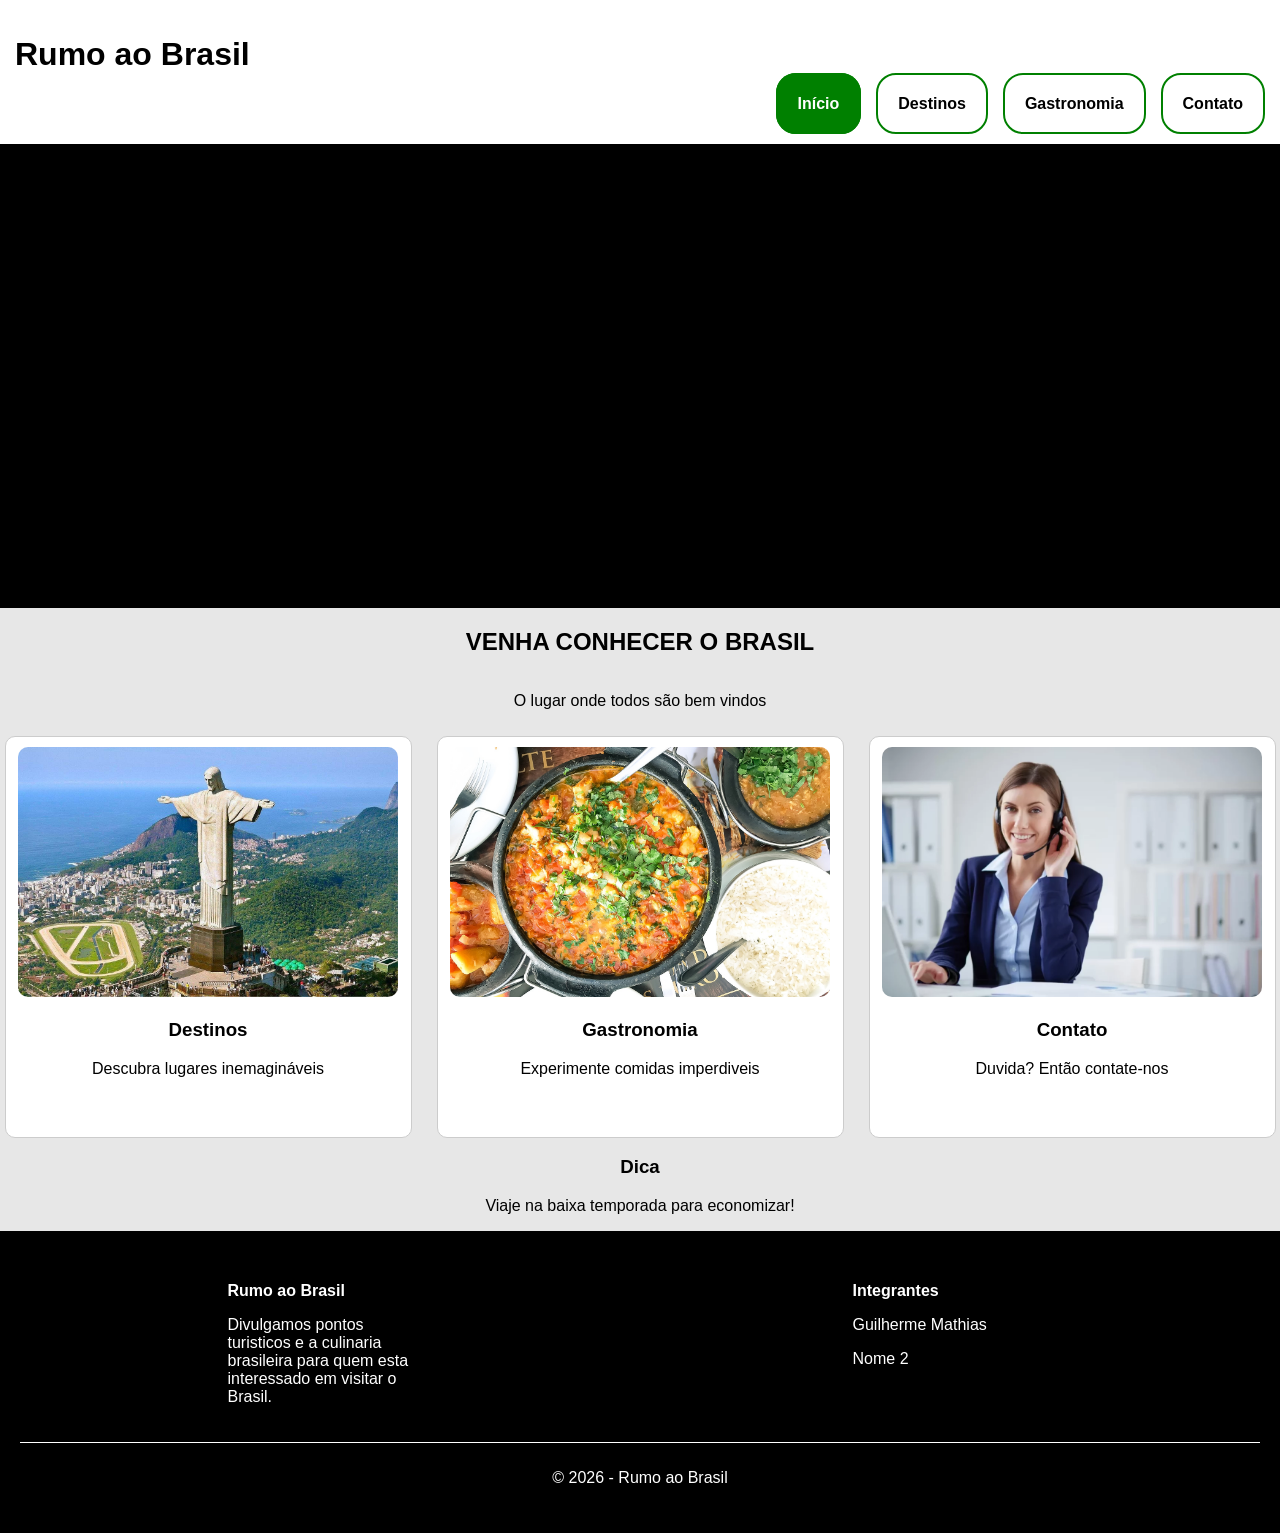
<file: projeto-turismo/index.html>
<!DOCTYPE html>
<html lang="pt-br">
<head>
    <meta charset="UTF-8">
    <meta name="viewport" content="width=device-width, initial-scale=1.0">
    <title>Rumo ao Brasil</title>
    <link rel="stylesheet" href="CSS/style.css">
</head>
<body>
<header>
    <h1>Rumo ao Brasil</h1>
    
    <nav>
        <ul>
            <li><a href="index.html" class="active">Início</a></li>
            <li><a href="destinos.html">Destinos</a></li>
            <li><a href="gastronomia.html">Gastronomia</a></li>
            <li><a href="contato.html">Contato</a></li>
        </ul>
    </nav>
</header>

<main>
    <section class="hero">
        <iframe width="810" height="460" src="https://www.youtube.com/embed/7bwrg-lDodQ?si=mBItnIotP12GECZq" 
        title="YouTube video player" frameborder="0" allow="accelerometer; autoplay; clipboard-write; encrypted-media;
        gyroscope; picture-in-picture; web-share" referrerpolicy="strict-origin-when-cross-origin" allowfullscreen>
        </iframe>
    </section>

    <h2>VENHA CONHECER O BRASIL</h2>

    <section class="content">  
        <p>O lugar onde todos são bem vindos</p>
    </section>

    <section class="cards">
      <div class="card">
            <a href="destinos.html">
                <img src="img\inicio.jpg" alt="img do destinos">
                <h3>Destinos</h3>
                <p>Descubra lugares inemagináveis</p>
            </a>
        </div>

        <div class="card">
            <a href="gastronomia.html">
                <img src="img\gastronomia.jpg" alt="img da gastronomia">
                <h3>Gastronomia</h3>
                <p>Experimente comidas imperdiveis</p>
            </a>
        </div>

        <div class="card">
            <a href="contato.html">
                <img src="img\contato.jpg" alt="img do contato">
                <h3>Contato</h3>
                <p>Duvida? Então contate-nos</p>
            </a>
        </div>

    </section>

    <aside>
        <h3>Dica</h3>
        <p>Viaje na baixa temporada para economizar!</p>
    </aside>
</main>

<footer class="footer">
  <div class="footer-container">
    <div class="footer-col">
      <h4>Rumo ao Brasil</h4>
      <p>Divulgamos pontos turisticos e a culinaria brasileira para quem esta interessado em visitar o Brasil.</p>
    </div>

    <div class="footer-col">
      <h4>Integrantes</h4>
      <p>Guilherme Mathias</p>
      <p>Nome 2</p>
    </div>
  </div>

  <div class="footer-bottom">
    <p>© 2026 - Rumo ao Brasil</p>
  </div>
</footer>
</body>
</html>
</file>
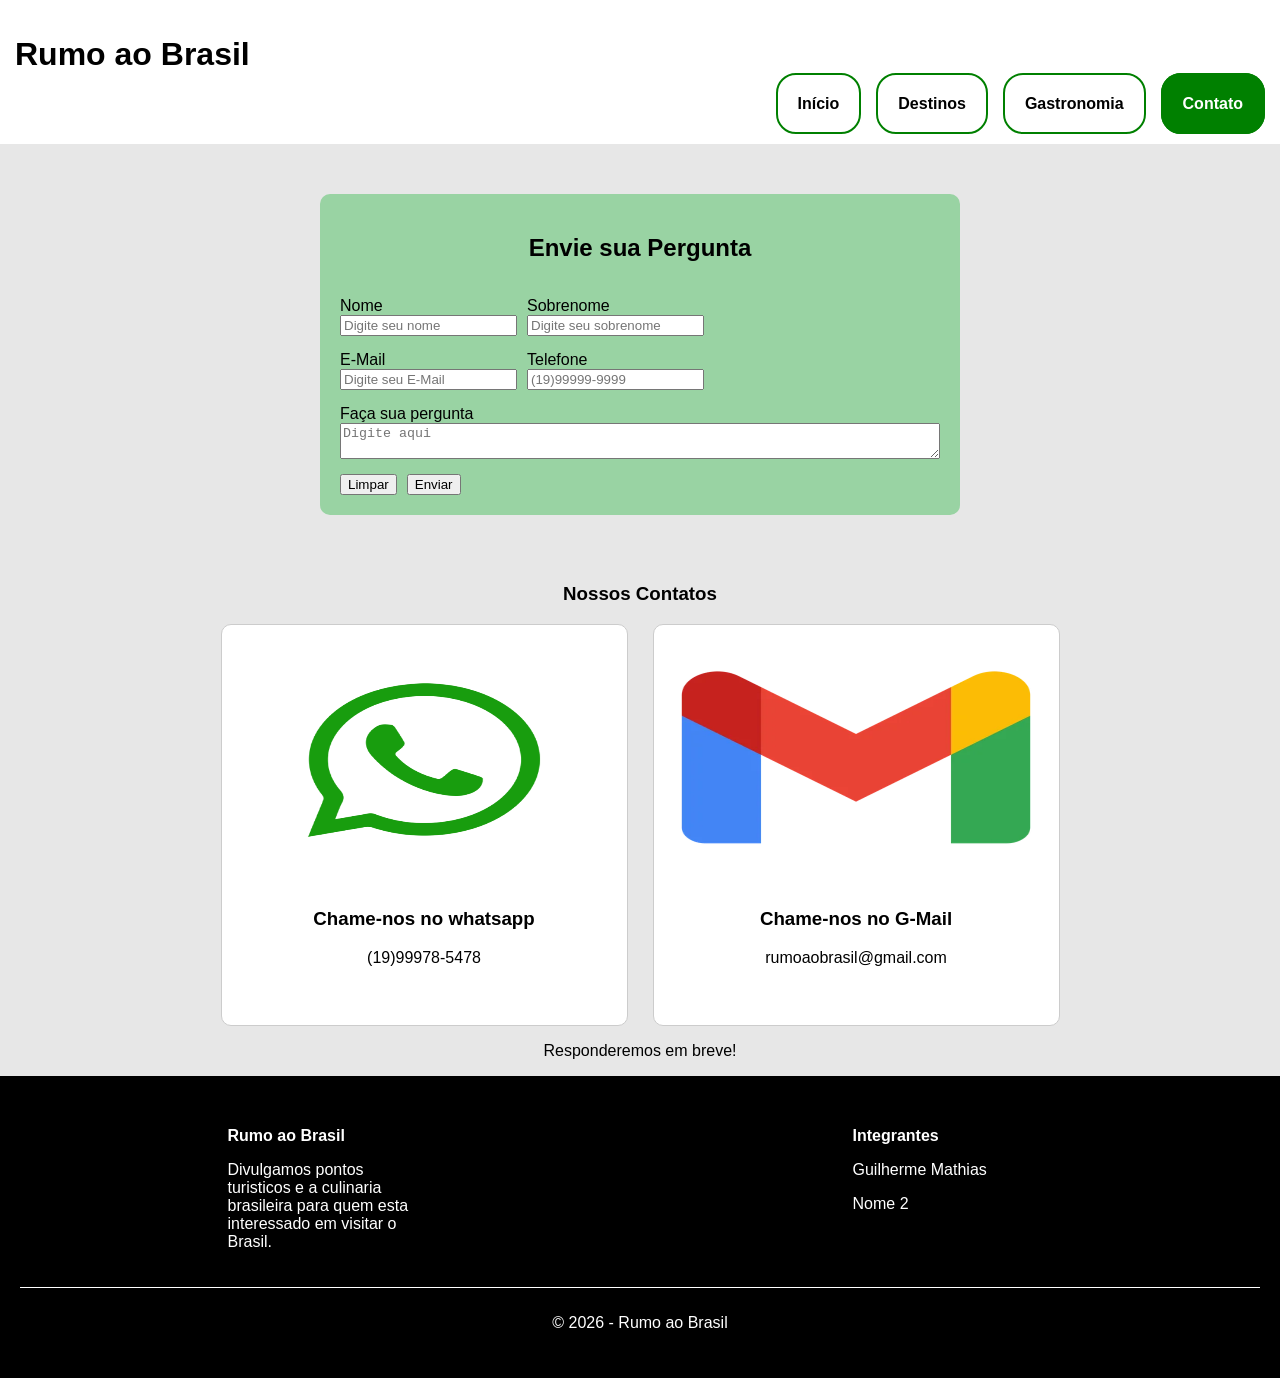
<file: projeto-turismo/contato.html>
<!DOCTYPE html>
<html lang="pt-br">
<head>
    <meta charset="UTF-8">
    <meta name="viewport" content="width=device-width, initial-scale=1.0">
    <title>Rumo ao Brasil</title>
    <link rel="stylesheet" href="CSS/style.css">
</head>
<body>
<header>
    <h1>Rumo ao Brasil</h1>
    
    <nav>
        <ul>
            <li><a href="index.html">Início</a></li>
            <li><a href="destinos.html">Destinos</a></li>
            <li><a href="gastronomia.html">Gastronomia</a></li>
            <li><a href="contato.html" class="active">Contato</a></li>
        </ul>
    </nav>
</header>

<div class="container">
    <form>
        
        <h2>Envie sua Pergunta</h2>
        
            <div class="row">
                <div class="field">
                    <label>Nome</label>
                    <input type="text" placeholder="Digite seu nome" pattern="[A-Za-z]+">
                </div>
                
                <div class="field">
                    <label>Sobrenome</label>
                    <input type="text" placeholder="Digite seu sobrenome" pattern="[A-Za-z]+">
                </div>
            </div>
        
            <div class="row">
                <div class="field">
                    <label>E-Mail</label>
                    <input type="email" placeholder="Digite seu E-Mail">
                </div>
                
                <div class="field">
                    <label>Telefone</label>
                    <input type="tel" placeholder="(19)99999-9999">
                </div>
            </div>
        
            <div>
                <div class="field">
                    <label>Faça sua pergunta</label>
                    <textarea placeholder="Digite aqui"></textarea>
                </div>
            </div>
        
            <div class="row">
                <div class="button">
                    <button type="reset">Limpar</button>
                </div>
                
                <div class="button">
                    <button type="submit">Enviar</button>
                </div>
                
            </div>
    </form>
</div>

    <h3>Nossos Contatos</h3>

<section class="cards">

    <div class="card">
        <img src="img/whatsapp.jpg" alt="zap">
        <h3>Chame-nos no whatsapp</h3>
        <p>(19)99978-5478</p>
    </div>

    <div class="card">
        <img src="img/gmail.jpg" alt="gmail">
        <h3>Chame-nos no G-Mail</h3>
        <p>rumoaobrasil@gmail.com</p>
    </div>

</section>

<aside>
    <p>Responderemos em breve!</p>
</aside>

<footer class="footer">
  <div class="footer-container">
    <div class="footer-col">
      <h4>Rumo ao Brasil</h4>
      <p>Divulgamos pontos turisticos e a culinaria brasileira para quem esta interessado em visitar o Brasil.</p>
    </div>

    <div class="footer-col">
      <h4>Integrantes</h4>
      <p>Guilherme Mathias</p>
      <p>Nome 2</p>
    </div>
  </div>

  <div class="footer-bottom">
    <p>© 2026 - Rumo ao Brasil</p>
  </div>
</footer>
</body>
</html>
</file>
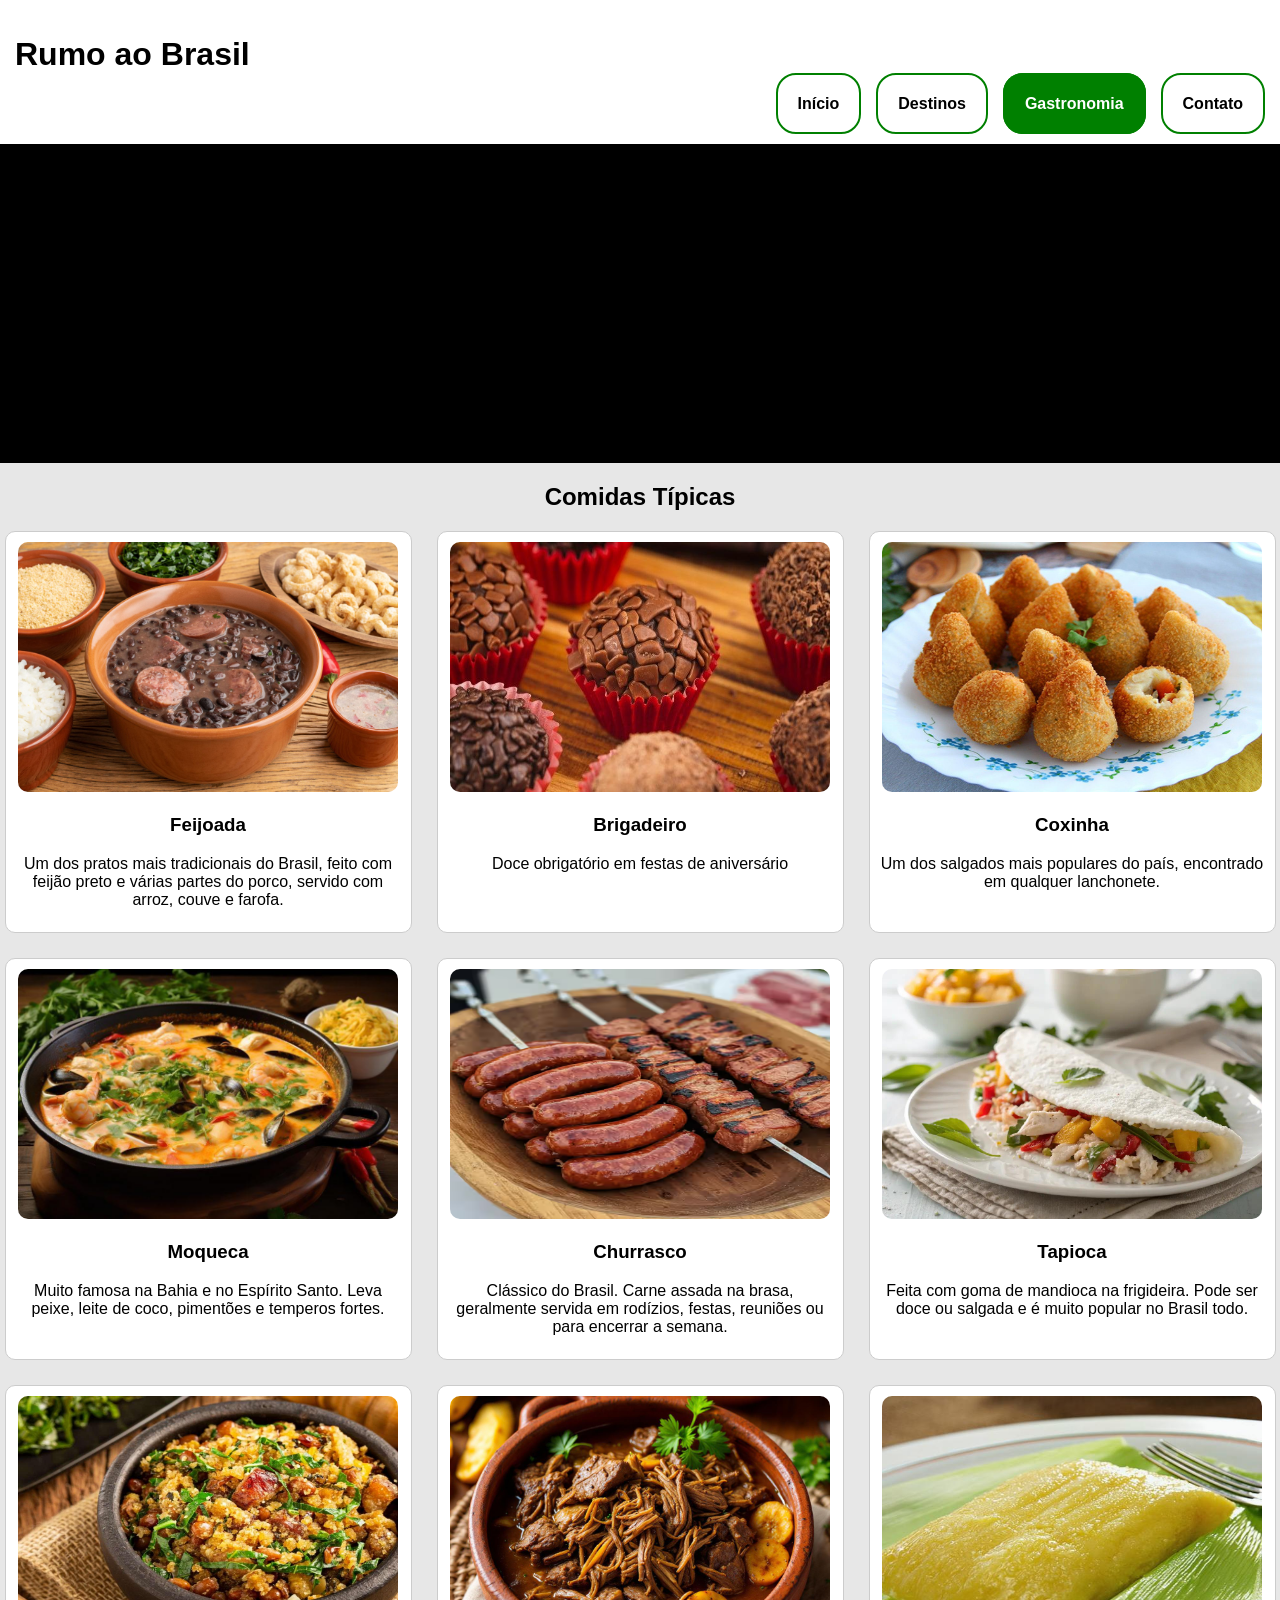
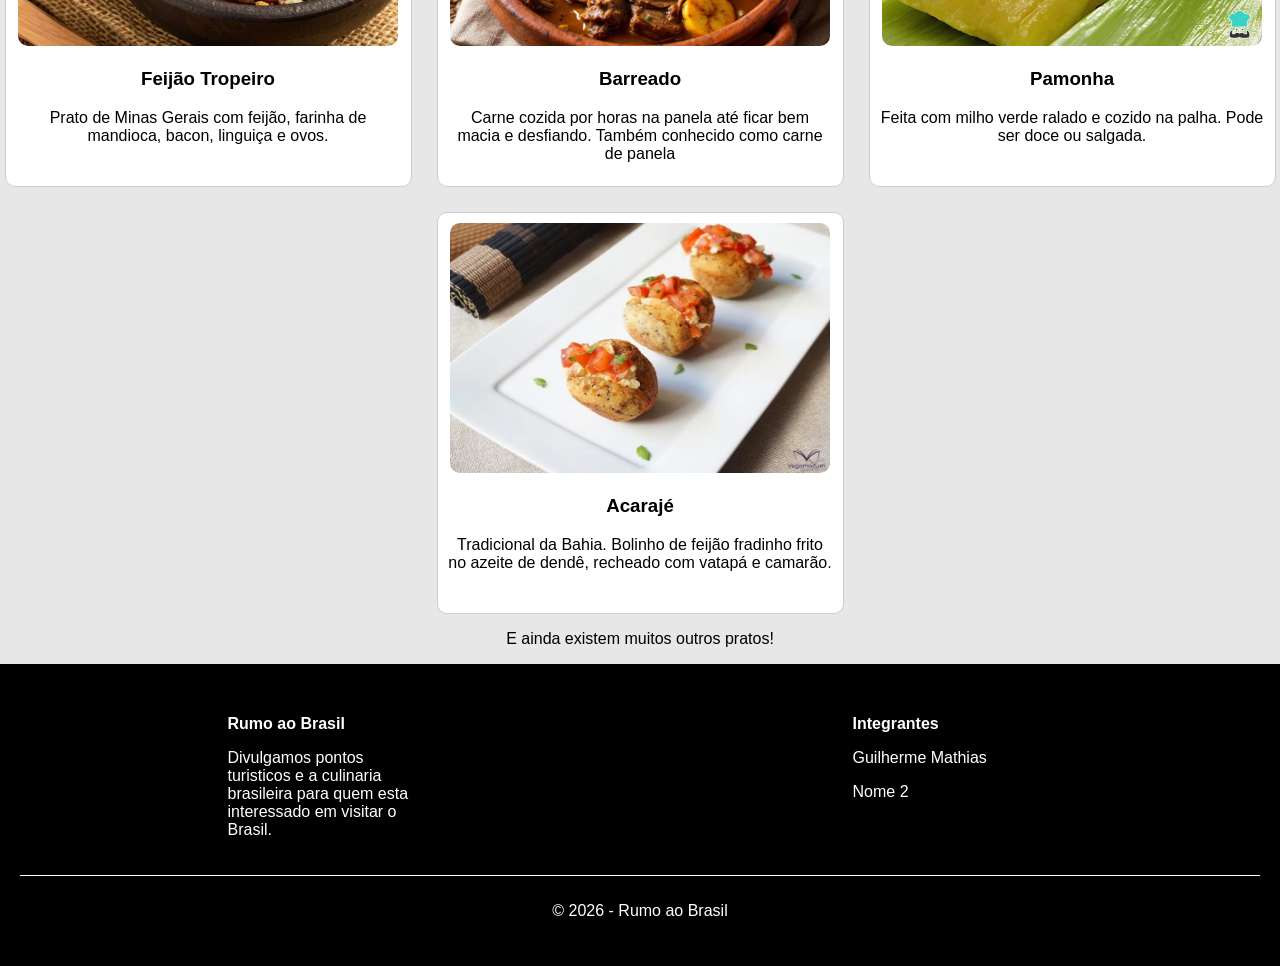
<file: projeto-turismo/gastronomia.html>
<!DOCTYPE html>
<html lang="pt-br">
<head>
    <meta charset="UTF-8">
    <meta name="viewport" content="width=device-width, initial-scale=1.0">
    <title>Rumo ao Brasil</title>
    <link rel="stylesheet" href="CSS/style.css">
</head>
<body>
<header>
    <h1>Rumo ao Brasil</h1>
    
    <nav>
        <ul>
            <li><a href="index.html">Início</a></li>
            <li><a href="destinos.html">Destinos</a></li>
            <li><a href="gastronomia.html" class="active">Gastronomia</a></li>
            <li><a href="contato.html">Contato</a></li>
        </ul>
    </nav>
</header>

<main>
    <section class="hero">
        <iframe width="560" height="315" src="https://www.youtube.com/embed/w0GmHX6jMC8?si=6XGc3cjtUYLb2x1U"
         title="YouTube video player" frameborder="0" allow="accelerometer; autoplay; clipboard-write; encrypted-media;
          gyroscope; picture-in-picture; web-share" referrerpolicy="strict-origin-when-cross-origin" allowfullscreen>
        </iframe>
    </section>

    <h2>Comidas Típicas</h2>

    <section class="cards">
        <div class="card">
            <img src="img/feijoada.jpg" alt="feijoada">
            <h3>Feijoada</h3>
            <p>Um dos pratos mais tradicionais do Brasil, feito com feijão preto e várias partes do porco,
             servido com arroz, couve e farofa.</p>
        </div>

        <div class="card">
            <img src="img/brigadeiro.jpg" alt="brigadeiro">
            <h3>Brigadeiro</h3>
            <p>Doce obrigatório em festas de aniversário</p>
        </div>

        <div class="card">
            <img src="img/coxinha.jpg" alt="coxinha">
            <h3>Coxinha</h3>
            <p>Um dos salgados mais populares do país, encontrado em qualquer lanchonete.</p>
        </div>

        <div class="card">
            <img src="img/moqueca.jpg" alt="moqueca">
            <h3>Moqueca</h3>
            <p>Muito famosa na Bahia e no Espírito Santo. Leva peixe, leite de coco, pimentões e temperos fortes.</p>
        </div>

        <div class="card">
            <img src="img/churrasco.jpg" alt="churrasco">
            <h3>Churrasco</h3>
            <p>Clássico do Brasil. Carne assada na brasa, geralmente servida em rodízios, festas, reuniões
             ou para encerrar a semana.</p>
        </div>

        <div class="card">
            <img src="img/tapioca.jpg" alt="tapioca">
            <h3>Tapioca</h3>
            <p>Feita com goma de mandioca na frigideira. Pode ser doce ou salgada 
            e é muito popular no Brasil todo.</p>
        </div>

        <div class="card">
            <img src="img/feijaotropeiro.jpg" alt="feijao tropeiro">
            <h3>Feijão Tropeiro</h3>
            <p>Prato de Minas Gerais com feijão, farinha de mandioca, bacon, linguiça e ovos.</p>
        </div>

        <div class="card">
            <img src="img/barreado.jpg" alt="barreado">
            <h3>Barreado</h3>
            <p>Carne cozida por horas na panela até ficar bem macia e desfiando. 
            Também conhecido como carne de panela</p>
        </div>

        <div class="card">
            <img src="img/pamonha.jpg" alt="pamonha">
            <h3>Pamonha</h3>
            <p>Feita com milho verde ralado e cozido na palha. Pode ser doce ou salgada.</p>
        </div>

        <div class="card">
            <img src="img/acaraje.jpg" alt="acaraje">
            <h3>Acarajé</h3>
            <p>Tradicional da Bahia. Bolinho de feijão fradinho frito no azeite de dendê,
             recheado com vatapá e camarão.</p>
        </div>
    </section>

</main>

<aside>
    <p>E ainda existem muitos outros pratos!</p>
</aside>

<footer class="footer">
  <div class="footer-container">
    <div class="footer-col">
      <h4>Rumo ao Brasil</h4>
      <p>Divulgamos pontos turisticos e a culinaria brasileira para quem esta interessado em visitar o Brasil.</p>
    </div>

    <div class="footer-col">
      <h4>Integrantes</h4>
      <p>Guilherme Mathias</p>
      <p>Nome 2</p>
    </div>
  </div>

  <div class="footer-bottom">
    <p>© 2026 - Rumo ao Brasil</p>
  </div>
</footer>
</body>
</html>
</file>
<file: projeto-turismo/CSS/style.css>
body {
    background-color: rgb(231, 231, 231);
    font-family: Arial;
    margin: 0;
}

header {
    background: rgb(255, 255, 255);
    color: black;
    padding: 15px;
    position: sticky;
    width: 100%;
    top: 0;
    left: 0;
    box-sizing: border-box;
    z-index: 1000;
}


nav ul {
    justify-content: flex-end;
    display: flex;
    list-style: none;
    gap: 15px;
}

nav a {
    color: rgb(0, 0, 0);
    text-decoration: none;
    padding: 20px;
    background-color: white;
    font-weight: bold;
    border: 2px solid green;
    border-radius: 20px;
    transition: background-color 0.5s;
}

nav a:hover{
    background-color: green;
    border-radius: 20px;
    color: black;
    padding: 20px;
    transition: co;
}


.active {
    background-color: green;
    border-radius: 20px;
    color: rgb(255, 255, 255);
    padding: 20px;
}

.hero {
    text-align: center;
    background-color: rgb(0, 0, 0);
}

h2{
    text-align: center;
}

h3{
    text-align: center;
}

.content {
    justify-content: center;
    display: flex;
    gap: 10px;
}

.cards {
    display: flex;
    flex-wrap: wrap;
    text-align: center;
    gap: 25px;
    justify-content: center;
    margin-top: 10px;
    
}

.card {
    width: 385px;
    height: 380px;
    border: 1px solid #ccc;
    padding: 10px;
    border-radius: 10px;
    background-color: white;
    transition: 0.8s;
}
.card a{
    color: #000000;
    text-decoration: none;
}

.card:hover{
    transform: translateY(-10px);
    box-shadow: 0 10px 20px rgba(0,0,0,0.2);
}

.card img{
    border-radius: 10px;
    width: 380px;
    height: 250px;
}

.container{
    display: flex;
    justify-content: center;
    align-items: center;
}

form{
    display: flex;
    flex-direction: column;
    gap: 15px;
    padding: 20px;
    width: 600px;
    border-radius: 10px;
    background-color: rgb(153, 211, 163);
    margin-top: 50px;
    margin-bottom: 50px;
}

.field{
    display: flex;
    flex-direction: column;
}

.label{
    display: block;
    margin-top: 10px;
    margin-bottom: 5px;
}

.row{
    gap: 10px;
    display: flex;
    flex-wrap: wrap;
}

aside{
    text-align: center;
}

.footer {
  background: #000000;
  color: white;
  padding: 30px 20px;
}

.footer-container {
  display: flex;
  justify-content:space-around;
  gap: 10px;
}

.footer-col {
  width: 200px;
}

.footer-col h4 {
  margin-bottom: 5px;
}

.footer-col a {
  color: white;
  text-decoration: none;
}

.footer-bottom {
  text-align: center;
  margin-top: 20px;
  border-top: 1px solid #fff;
  padding-top: 10px;
}
</file>
